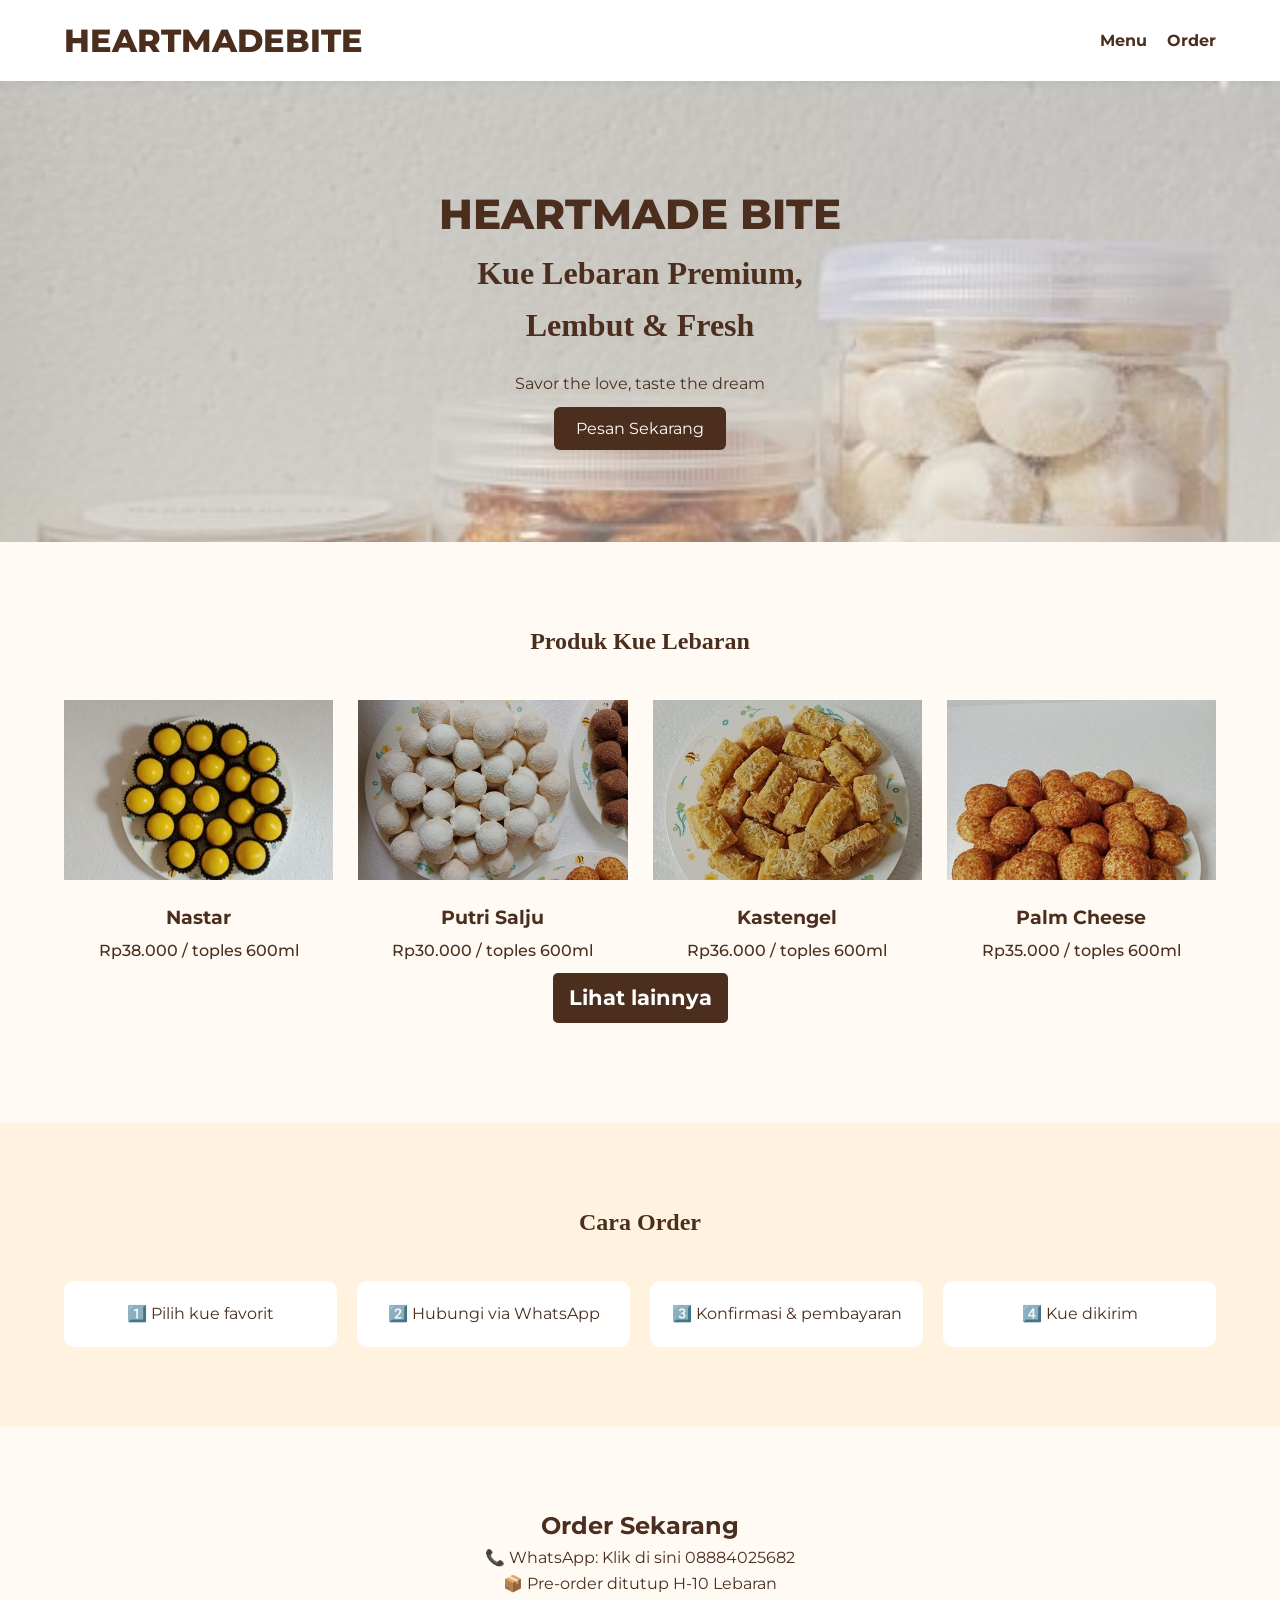
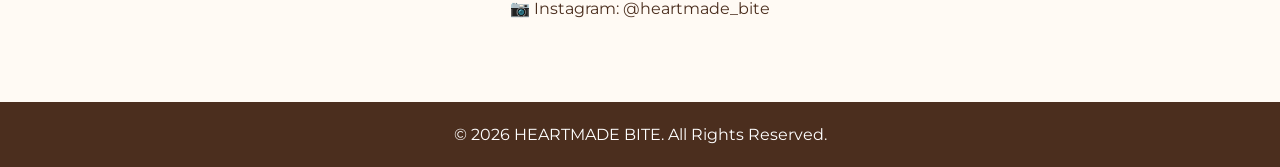
<file: index.html>
<!DOCTYPE html>
<html lang="id">

<head>
    <meta charset="UTF-8" />
    <meta name="viewport" content="width=device-width, initial-scale=1.0" />
    <title>HEARTMADEBITE</title>

    <!-- Google Fonts -->
   <link rel="preconnect" href="https://fonts.googleapis.com">
<link rel="preconnect" href="https://fonts.gstatic.com" crossorigin>
<link href="https://fonts.googleapis.com/css2?family=Montserrat:ital,wght@0,100..900;1,100..900&display=swap" rel="stylesheet">

    <link rel="stylesheet" href="style.css">
</head>

<body>

    <!-- NAVBAR -->
    <header class="navbar">
        <div class="container nav-wrapper">
            <a href="#" class="">
                <h1 class="logo">HEARTMADEBITE</h1>
            </a>

            <nav>
                <ul class="nav-menu">
                    <li><a href="menu.html">Menu</a></li>
                    <li><a href="https://wa.me/628884025682" target="_blank">Order</a></li>
                </ul>
            </nav>

        </div>
    </header>
    <!-- HERO -->
    <section class="hero" id="home">
        <div class="container hero-content">
             <h1>HEARTMADE BITE</h1>
            <h2>Kue Lebaran Premium,<br>Lembut & Fresh</h2>
<p>Savor the love, taste the dream</p>
            <a href="#kontak" class="btn-secondary">Pesan Sekarang</a>
        </div>
    </section>

    <!-- PRODUK -->
    <section class="produk" id="produk">
        <div class="container">
            <h2 class="section-title">Produk Kue Lebaran</h2>
            <div class="produk-grid">
                <div class="produk-card">
                    <img src="assets/image/nastar.webp" alt="Nastar">
                    <h3>Nastar</h3>
                    <p>Rp38.000 / toples 600ml</p>
                </div>
                <div class="produk-card">
                    <img src="assets/image/putriSalju1.webp" alt="Putri Salju">
                    <h3>Putri Salju</h3>
                    <p>Rp30.000 / toples 600ml</p>
                </div>
                <div class="produk-card">
                    <img src="assets/image/kastengel1.webp" alt="Kastengel">
                    <h3>Kastengel</h3>
                    <p>Rp36.000 / toples 600ml</p>
                </div>
                <div class="produk-card">
                    <img src="assets/image/palmCheese1.webp" alt="Palm Cheese">
                    <h3>Palm Cheese</h3>
                    <p>Rp35.000 / toples 600ml</p>
                </div>
            </div>
            <a href="menu.html" class="menu-button">
                <p class="catatan">Lihat lainnya</p>
            </a>
        </div>
    </section>

    <!-- CARA ORDER -->
    <section class="cara-order" id="cara-order">
        <div class="container">
            <h2 class="section-title">Cara Order</h2>

            <div class="steps">
                <div class="step">1️⃣ Pilih kue favorit</div>
                <div class="step">2️⃣ Hubungi via WhatsApp</div>
                <div class="step">3️⃣ Konfirmasi & pembayaran</div>
                <div class="step">4️⃣ Kue dikirim</div>
            </div>
        </div>
    </section>

    <!-- KONTAK -->
    <section class="kontak" id="kontak">
        <div class="container kontak-box">
            <h2>Order Sekarang</h2>
            <p>📞 WhatsApp:
                <a href="https://wa.me/628884025682" target="_blank">
                    Klik di sini 08884025682
                </a>
            </p>
            <p>📦 Pre-order ditutup H-10 Lebaran</p>
            <a href="https://www.instagram.com/heartmade_bite?igsh=MXB1emJhZmZtNTlvOQ==" target="_blank"><p>📷 Instagram: @heartmade_bite</p></a>
        </div>
    </section>

    <!-- FOOTER -->
    <footer class="footer">
        <p>© 2026 HEARTMADE BITE. All Rights Reserved.</p>
    </footer>

    <script src="script.js"></script>
</body>

</html>
</file>
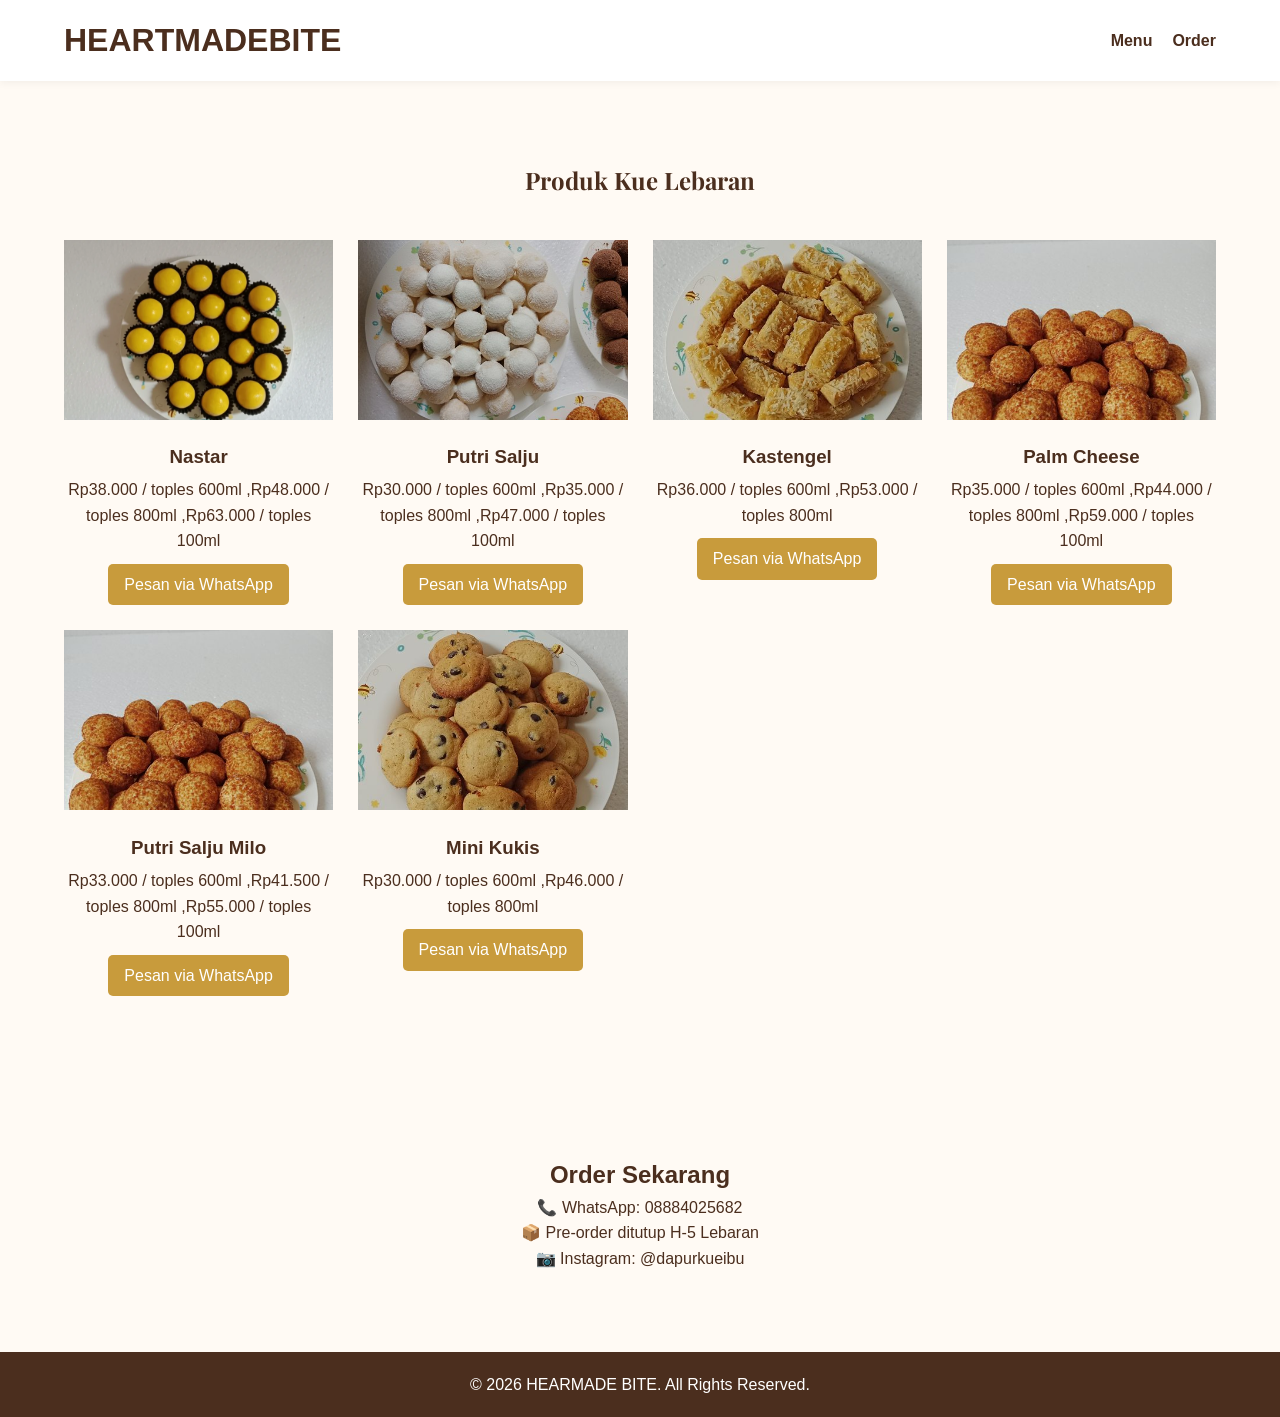
<file: menu.html>
<!DOCTYPE html>
<html lang="id">

<head>
    <meta charset="UTF-8" />
    <meta name="viewport" content="width=device-width, initial-scale=1.0" />
    <title>HEARMADEBITE</title>

    <!-- Google Fonts -->
    <link
        href="https://fonts.googleapis.com/css2?family=Playfair+Display:wght@600&family=Poppins:wght@300;400;500&display=swap"
        rel="stylesheet">

    <link rel="stylesheet" href="style.css">
</head>

<body>

    <!-- NAVBAR -->
    <header class="navbar">
        <div class="container nav-wrapper">
            <a href="index.html" class="">
                <h1 class="logo">HEARTMADEBITE</h1>
            </a>

            <nav>
                <ul class="nav-menu">
                    <li><a href="#">Menu</a></li>
                    <li><a href="https://wa.me/628884025682" target="_blank">Order</a></li>
                </ul>
            </nav>

        </div>
    </header>

    <!-- PRODUK -->
    <section class="produk" id="produk">
        <div class="container">
            <h2 class="section-title">Produk Kue Lebaran</h2>
            <div class="produk-grid" id="produk-list">
                <!-- Produk dari JavaScript -->
            </div>
        </div>
    </section>

    <!-- KONTAK -->
    <section class="kontak" id="kontak">
        <div class="container kontak-box">
            <h2>Order Sekarang</h2>
            <p>📞 WhatsApp:
                <a href="https://wa.me/628884025682" target="_blank">
                    08884025682
                </a>
            </p>
            <p>📦 Pre-order ditutup H-5 Lebaran</p>
            <p>📷 Instagram: @dapurkueibu</p>
        </div>
    </section>

    <!-- FOOTER -->
    <footer class="footer">
        <p>© 2026 HEARMADE BITE. All Rights Reserved.</p>
    </footer>

    <script src="script.js"></script>
</body>

</html>
</file>
<file: style.css>
* {
    margin: 0;
    padding: 0;
    box-sizing: border-box;
    scroll-behavior: smooth;
}


html, body {
    width: 100%;
    max-width: 100%;
    overflow-x: hidden; /* hanya sembunyikan yang melebar ke samping */
    font-family: 'Montserrat', sans-serif;
    background-color: #fffaf4;
    color: #4b2e1e;
    line-height: 1.6;
}

a {
    all: unset;
}

.container {
    width: 90%;
    max-width: 1200px;
    margin: auto;
}

/* NAVBAR */
.navbar {
    background: #fff;
    padding: 15px 0;
    box-shadow: 0 2px 8px rgba(0, 0, 0, 0.05);
    position: sticky;
    top: 0;
    z-index: 10;
}

.nav-wrapper {
    display: flex;
    align-items: center;
    justify-content: space-between;
}

.logo {
    font-family: 'Montserrat', sans-serif;
    font-weight: 800;
}

.nav-menu {
    list-style: none;
    display: flex;
    gap: 20px;
}

.nav-menu a {
    text-decoration: none;
    color: #4b2e1e;
    font-weight: 700;
}

.btn-primary {
    background: #c89b3c;
    color: #fff;
    padding: 10px 18px;
    border-radius: 6px;
    text-decoration: none;
}

/* HERO */
.hero {
    background: linear-gradient(rgba(255, 248, 235, 0.27), rgba(255, 248, 235, 0.442)),
        url('assets/image/hero.webp') center/cover;
    padding: 100px 0;
}

.hero-content {
    max-width: 600px;
}

.hero h1{
    font-family: 'Montserrat', sans-serif;
    font-size: 42px;
    font-weight: 800;
}

.hero h2 {
    font-family: 'Playfair Display', serif;
    font-size: 32px;
}

.hero p {
    margin: 20px 0;
}

.btn-secondary {
    background: #4b2e1e;
    color: #fff;
    padding: 12px 22px;
    border-radius: 6px;
    text-decoration: none;
}

/* SECTION */
.section-title {
    text-align: center;
    margin-bottom: 40px;
    font-family: 'Playfair Display', serif;
}

/* PRODUK */
.produk {
    padding: 80px 0;
}

.container {
    text-align: center;
    gap: 50px;
}

.produk-grid {
    display: grid;
    grid-template-columns: repeat(auto-fit, minmax(220px, 1fr));
    gap: 25px;
}

.menu-button {
    display: block;
    width: fit-content;
    margin: 20px auto;
    /* ini yang membuat dia ke tengah */
    background: #4b2e1e;
    color: white;
    padding: 8px 16px;
    border-radius: 5px;
    text-decoration: none;
    font-size: 1.3rem;
    font-weight: 700;
}


.produk-card img {
    width: 100%;
    height: 180px;
    object-fit: cover;
}

.produk-card h3 {
    margin: 15px 0 5px;
}

.produk-card p {
    font-weight: 500;
}

.produk-card a {
    display: inline-block;
    margin-top: 10px;
    background: #c89b3c;
    color: white;
    padding: 8px 16px;
    border-radius: 5px;
    text-decoration: none;
}

.menu-button {
    display: inline-block;
    margin-top: 10px;
    background: #4b2e1e;
    color: white;
    padding: 8px 16px;
    border-radius: 5px;
    text-decoration: none;
}

/* CARA ORDER */
.cara-order {
    background: #fff3e0;
    padding: 80px 0;
}

.steps {
    display: grid;
    grid-template-columns: repeat(auto-fit, minmax(200px, 1fr));
    gap: 20px;
}

.step {
    background: #fff;
    padding: 20px;
    border-radius: 10px;
    text-align: center;
}

/* KONTAK */
.kontak {
    padding: 80px 0;
}

.kontak-box {
    text-align: center;
}

/* FOOTER */
.footer {
    background: #4b2e1e;
    color: #fff;
    text-align: center;
    padding: 20px 0;
}

/* RESPONSIVE */
@media (max-width: 768px) {
    .logo {
        font-size: 20px;
    }

    .hero h2 {
        font-size: 32px;
    }

    .btn-primary {
        display: hidden;
    }

}
</file>
